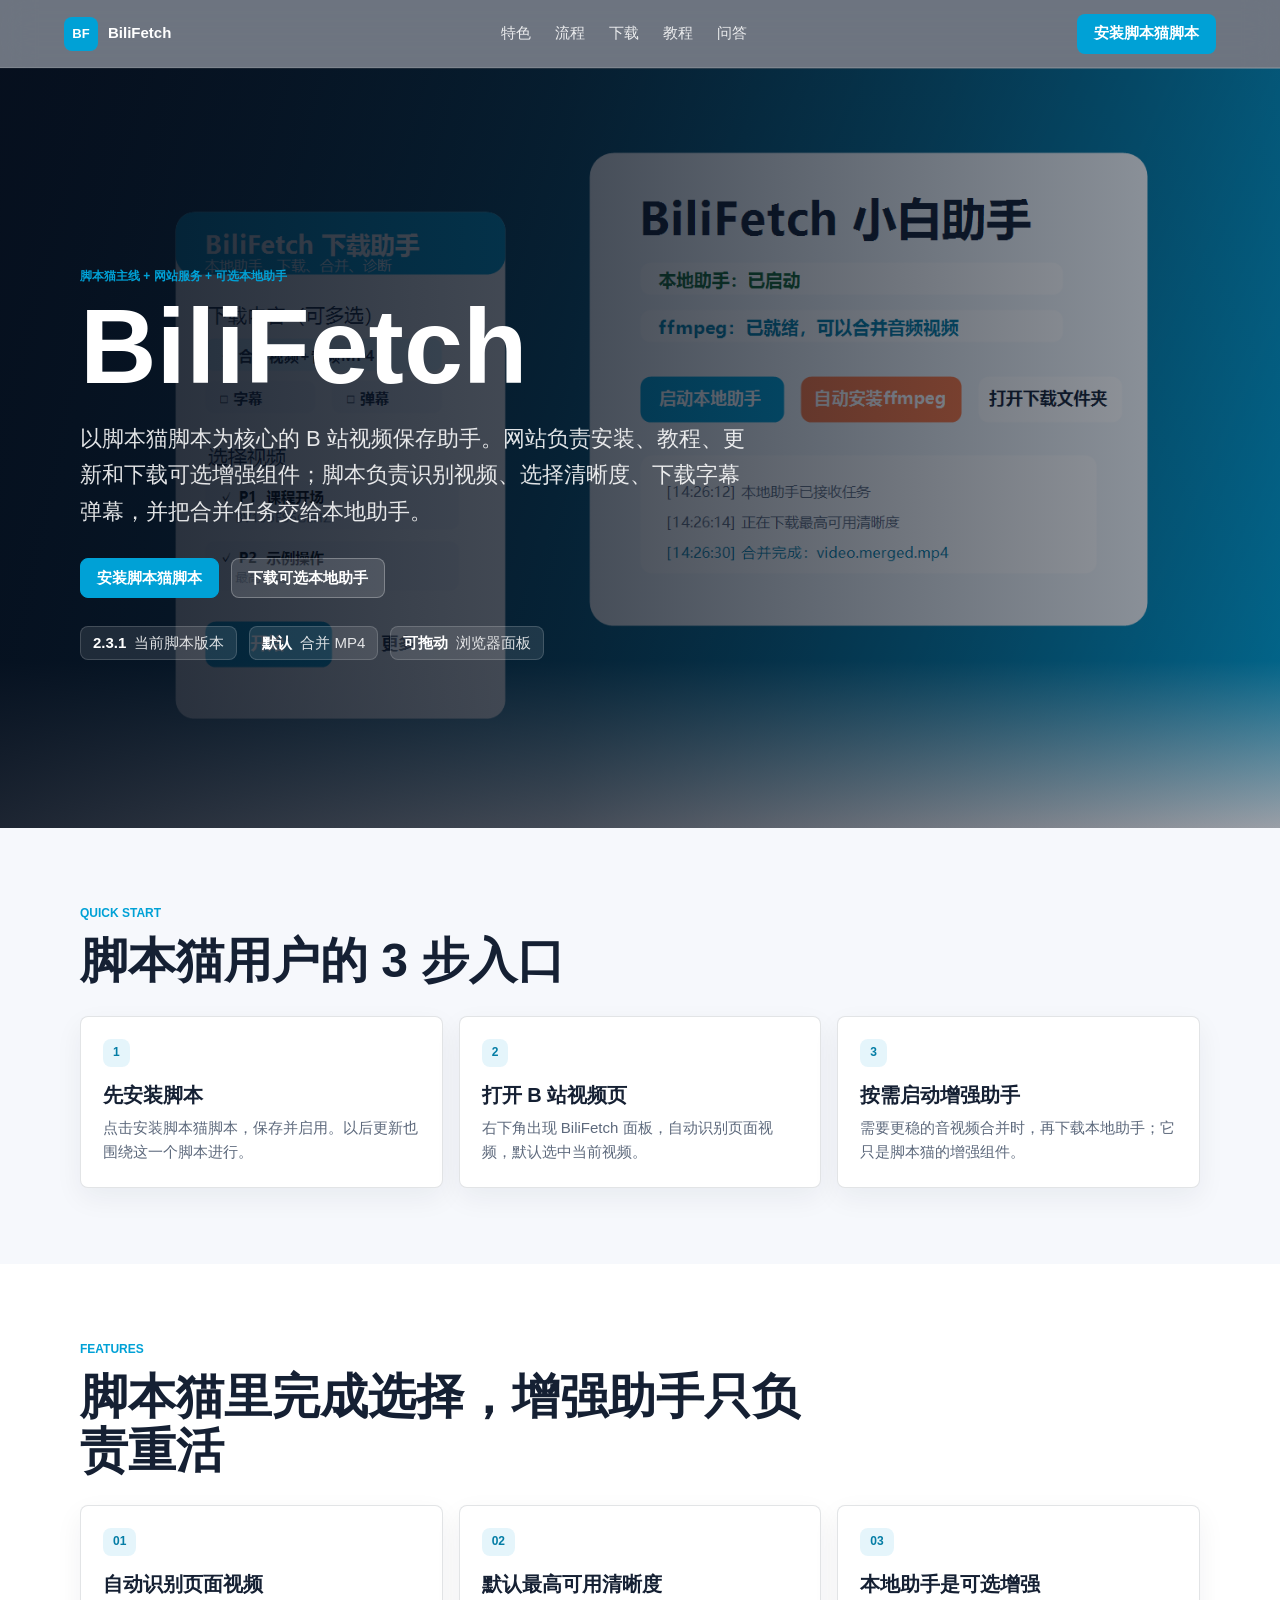
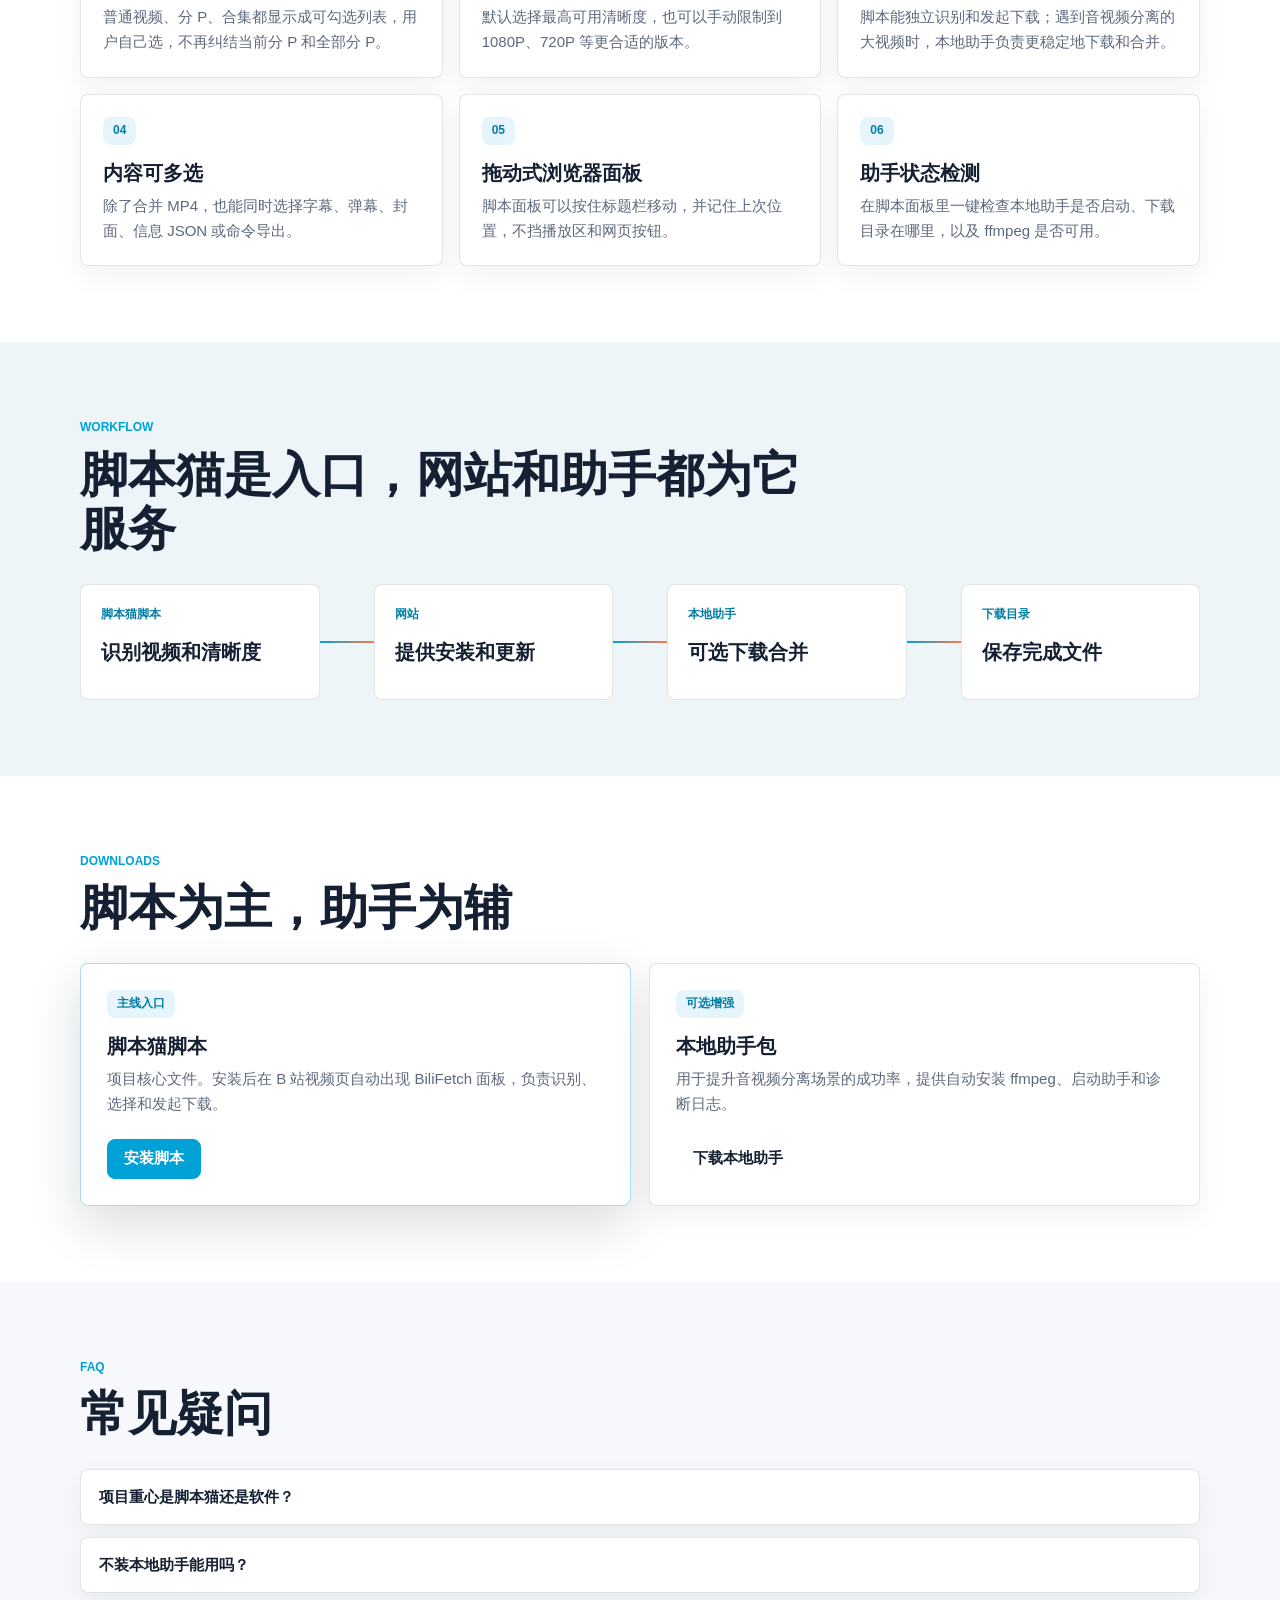
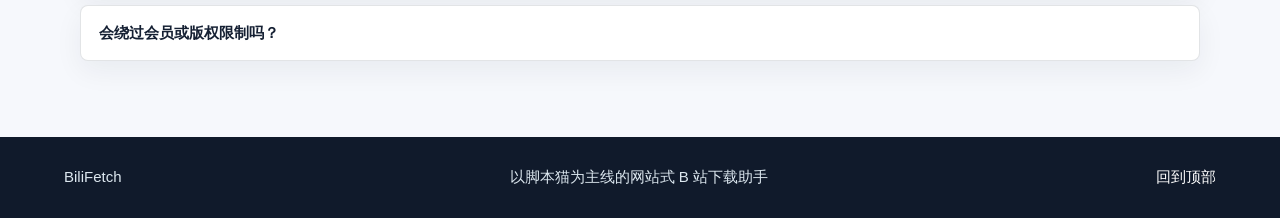
<file: index.html>
<!doctype html>
<html lang="zh-CN">
<head>
  <meta charset="utf-8">
  <meta name="viewport" content="width=device-width, initial-scale=1">
  <title>BiliFetch - 脚本猫 B站下载助手</title>
  <meta name="description" content="BiliFetch 是以脚本猫为主线的 B 站下载助手，网站用于安装脚本、查看教程、下载可选本地助手并获取更新。">
  <link rel="stylesheet" href="./styles.css">
</head>
<body>
  <header class="site-header" data-header>
    <a class="brand" href="#top" aria-label="BiliFetch 首页">
      <span class="brand-mark">BF</span>
      <span>BiliFetch</span>
    </a>
    <nav class="nav-links" aria-label="主导航">
      <a href="#features">特色</a>
      <a href="#workflow">流程</a>
      <a href="#downloads">下载</a>
      <a href="./tutorial.html">教程</a>
      <a href="#faq">问答</a>
    </nav>
    <a class="nav-action" href="./scriptcat/BiliFetch-ScriptCat.user.js">安装脚本猫脚本</a>
  </header>

  <main id="top">
    <section class="hero" aria-labelledby="hero-title">
      <img class="hero-bg" src="./assets/bilifetch-product-preview.png" alt="BiliFetch 软件和脚本面板预览">
      <div class="hero-overlay"></div>
      <div class="hero-inner">
        <p class="eyebrow">脚本猫主线 + 网站服务 + 可选本地助手</p>
        <h1 id="hero-title">BiliFetch</h1>
        <p class="hero-copy">以脚本猫脚本为核心的 B 站视频保存助手。网站负责安装、教程、更新和下载可选增强组件；脚本负责识别视频、选择清晰度、下载字幕弹幕，并把合并任务交给本地助手。</p>
        <div class="hero-actions" aria-label="主要操作">
          <a class="button primary" href="./scriptcat/BiliFetch-ScriptCat.user.js">安装脚本猫脚本</a>
          <a class="button secondary" href="./downloads/BiliFetch-Beginner.zip">下载可选本地助手</a>
        </div>
        <div class="hero-stats" aria-label="核心能力">
          <span><strong>2.3.1</strong> 当前脚本版本</span>
          <span><strong>默认</strong> 合并 MP4</span>
          <span><strong>可拖动</strong> 浏览器面板</span>
        </div>
      </div>
    </section>

    <section class="quick-start" aria-labelledby="quick-title">
      <div class="section-head">
        <p class="eyebrow">Quick Start</p>
        <h2 id="quick-title">脚本猫用户的 3 步入口</h2>
      </div>
      <div class="steps">
        <article class="step-card">
          <span class="step-index">1</span>
          <h3>先安装脚本</h3>
          <p>点击安装脚本猫脚本，保存并启用。以后更新也围绕这一个脚本进行。</p>
        </article>
        <article class="step-card">
          <span class="step-index">2</span>
          <h3>打开 B 站视频页</h3>
          <p>右下角出现 BiliFetch 面板，自动识别页面视频，默认选中当前视频。</p>
        </article>
        <article class="step-card">
          <span class="step-index">3</span>
          <h3>按需启动增强助手</h3>
          <p>需要更稳的音视频合并时，再下载本地助手；它只是脚本猫的增强组件。</p>
        </article>
      </div>
    </section>

    <section id="features" class="feature-band" aria-labelledby="features-title">
      <div class="section-head">
        <p class="eyebrow">Features</p>
        <h2 id="features-title">脚本猫里完成选择，增强助手只负责重活</h2>
      </div>
      <div class="feature-grid">
        <article class="feature-card">
          <span class="feature-icon">01</span>
          <h3>自动识别页面视频</h3>
          <p>普通视频、分 P、合集都显示成可勾选列表，用户自己选，不再纠结当前分 P 和全部分 P。</p>
        </article>
        <article class="feature-card">
          <span class="feature-icon">02</span>
          <h3>默认最高可用清晰度</h3>
          <p>默认选择最高可用清晰度，也可以手动限制到 1080P、720P 等更合适的版本。</p>
        </article>
        <article class="feature-card">
          <span class="feature-icon">03</span>
          <h3>本地助手是可选增强</h3>
          <p>脚本能独立识别和发起下载；遇到音视频分离的大视频时，本地助手负责更稳定地下载和合并。</p>
        </article>
        <article class="feature-card">
          <span class="feature-icon">04</span>
          <h3>内容可多选</h3>
          <p>除了合并 MP4，也能同时选择字幕、弹幕、封面、信息 JSON 或命令导出。</p>
        </article>
        <article class="feature-card">
          <span class="feature-icon">05</span>
          <h3>拖动式浏览器面板</h3>
          <p>脚本面板可以按住标题栏移动，并记住上次位置，不挡播放区和网页按钮。</p>
        </article>
        <article class="feature-card">
          <span class="feature-icon">06</span>
          <h3>助手状态检测</h3>
          <p>在脚本面板里一键检查本地助手是否启动、下载目录在哪里，以及 ffmpeg 是否可用。</p>
        </article>
      </div>
    </section>

    <section id="workflow" class="workflow" aria-labelledby="workflow-title">
      <div class="section-head">
        <p class="eyebrow">Workflow</p>
        <h2 id="workflow-title">脚本猫是入口，网站和助手都为它服务</h2>
      </div>
      <div class="flow">
        <div class="flow-item">
          <span>脚本猫脚本</span>
          <strong>识别视频和清晰度</strong>
        </div>
        <div class="flow-line"></div>
        <div class="flow-item">
          <span>网站</span>
          <strong>提供安装和更新</strong>
        </div>
        <div class="flow-line"></div>
        <div class="flow-item">
          <span>本地助手</span>
          <strong>可选下载合并</strong>
        </div>
        <div class="flow-line"></div>
        <div class="flow-item">
          <span>下载目录</span>
          <strong>保存完成文件</strong>
        </div>
      </div>
    </section>

    <section id="downloads" class="download-band" aria-labelledby="downloads-title">
      <div class="section-head">
        <p class="eyebrow">Downloads</p>
        <h2 id="downloads-title">脚本为主，助手为辅</h2>
      </div>
      <div class="download-grid">
        <article class="download-card recommended">
          <span class="tag">主线入口</span>
          <h3>脚本猫脚本</h3>
          <p>项目核心文件。安装后在 B 站视频页自动出现 BiliFetch 面板，负责识别、选择和发起下载。</p>
          <a class="button primary" href="./scriptcat/BiliFetch-ScriptCat.user.js">安装脚本</a>
        </article>
        <article class="download-card">
          <span class="tag">可选增强</span>
          <h3>本地助手包</h3>
          <p>用于提升音视频分离场景的成功率，提供自动安装 ffmpeg、启动助手和诊断日志。</p>
          <a class="button secondary" href="./downloads/BiliFetch-Beginner.zip">下载本地助手</a>
        </article>
      </div>
    </section>

    <section id="faq" class="faq" aria-labelledby="faq-title">
      <div class="section-head">
        <p class="eyebrow">FAQ</p>
        <h2 id="faq-title">常见疑问</h2>
      </div>
      <div class="faq-list">
        <details>
          <summary>项目重心是脚本猫还是软件？</summary>
          <p>脚本猫是主线。网站用于安装和教程，本地助手只是提升合并成功率的可选增强组件。</p>
        </details>
        <details>
          <summary>不装本地助手能用吗？</summary>
          <p>能用。脚本仍可识别视频并处理可直接下载的内容；遇到音视频分离或大文件合并时，建议启动本地助手。</p>
        </details>
        <details>
          <summary>会绕过会员或版权限制吗？</summary>
          <p>不会。BiliFetch 只处理你当前页面能访问到的资源，请只保存自己有权使用的内容。</p>
        </details>
      </div>
    </section>
  </main>

  <footer class="site-footer">
    <span>BiliFetch</span>
    <span>以脚本猫为主线的网站式 B 站下载助手</span>
    <a href="#top">回到顶部</a>
  </footer>

  <script src="./app.js"></script>
</body>
</html>
</file>
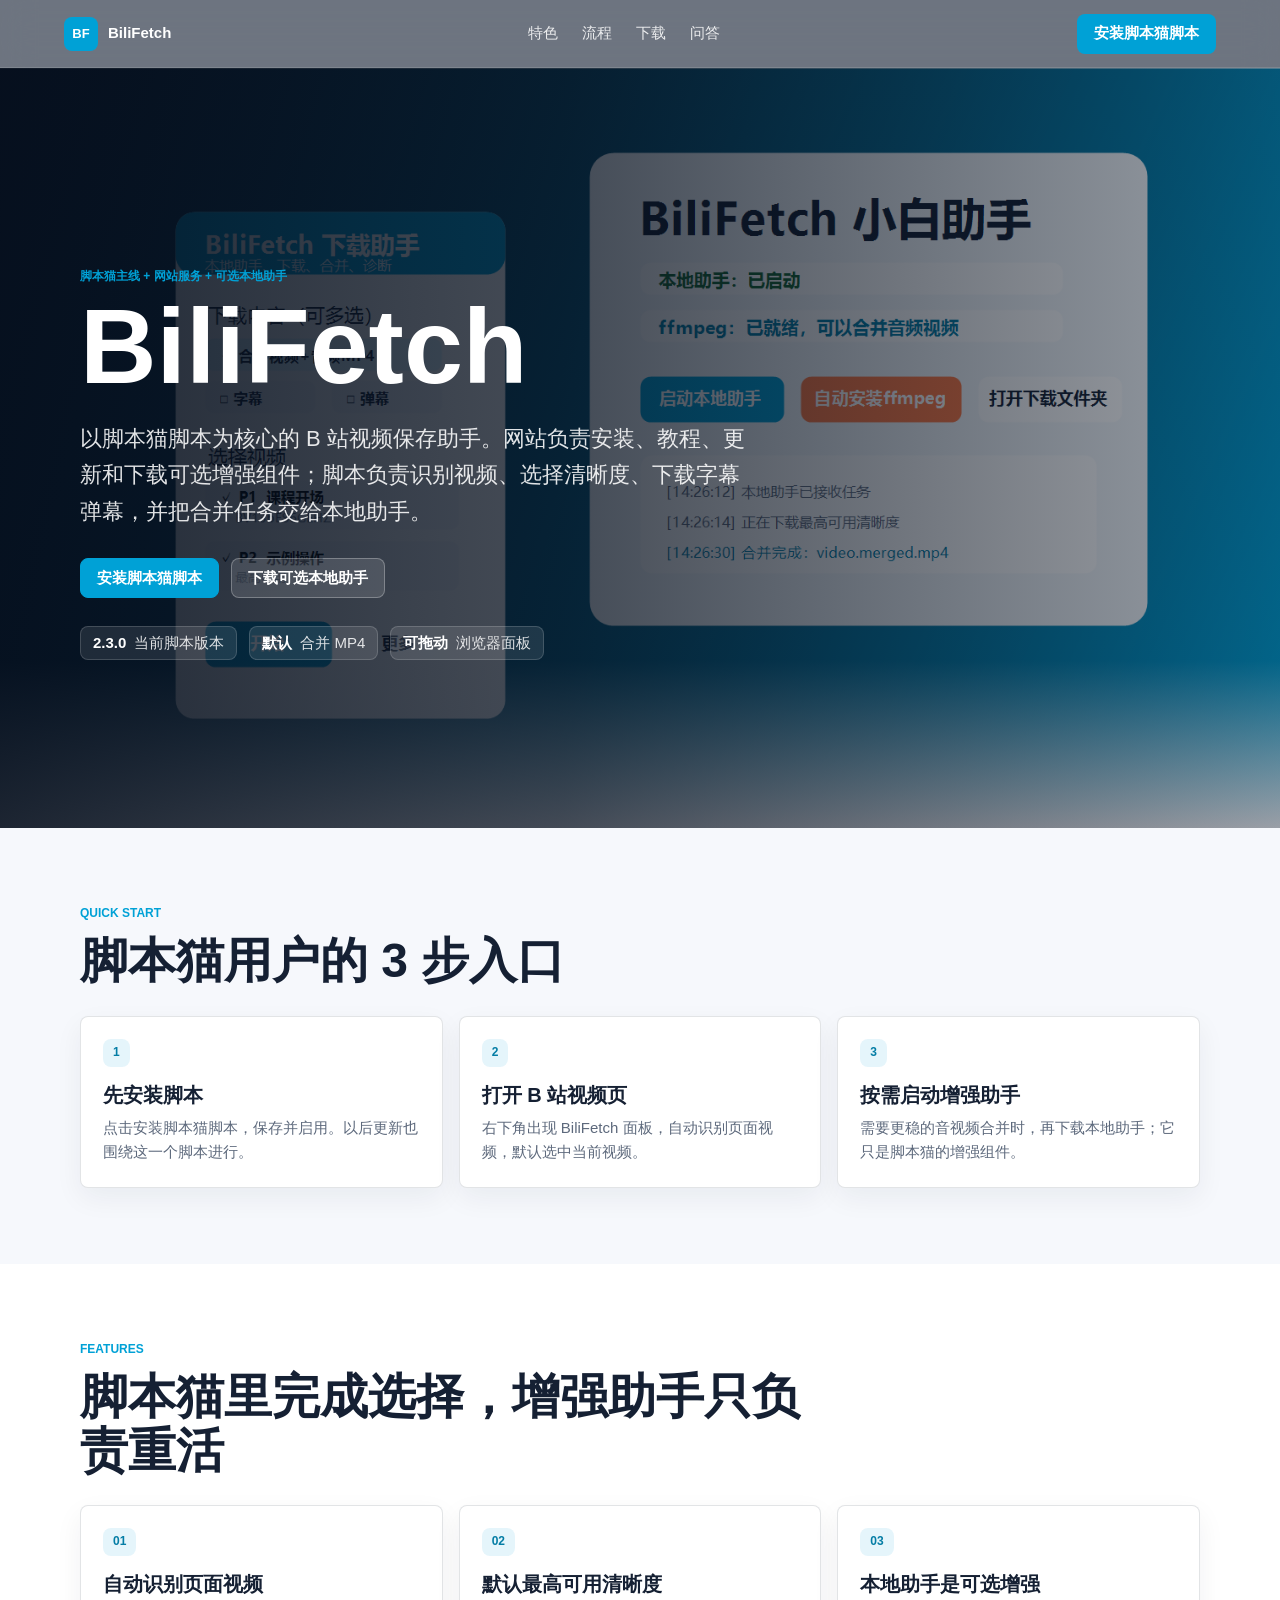
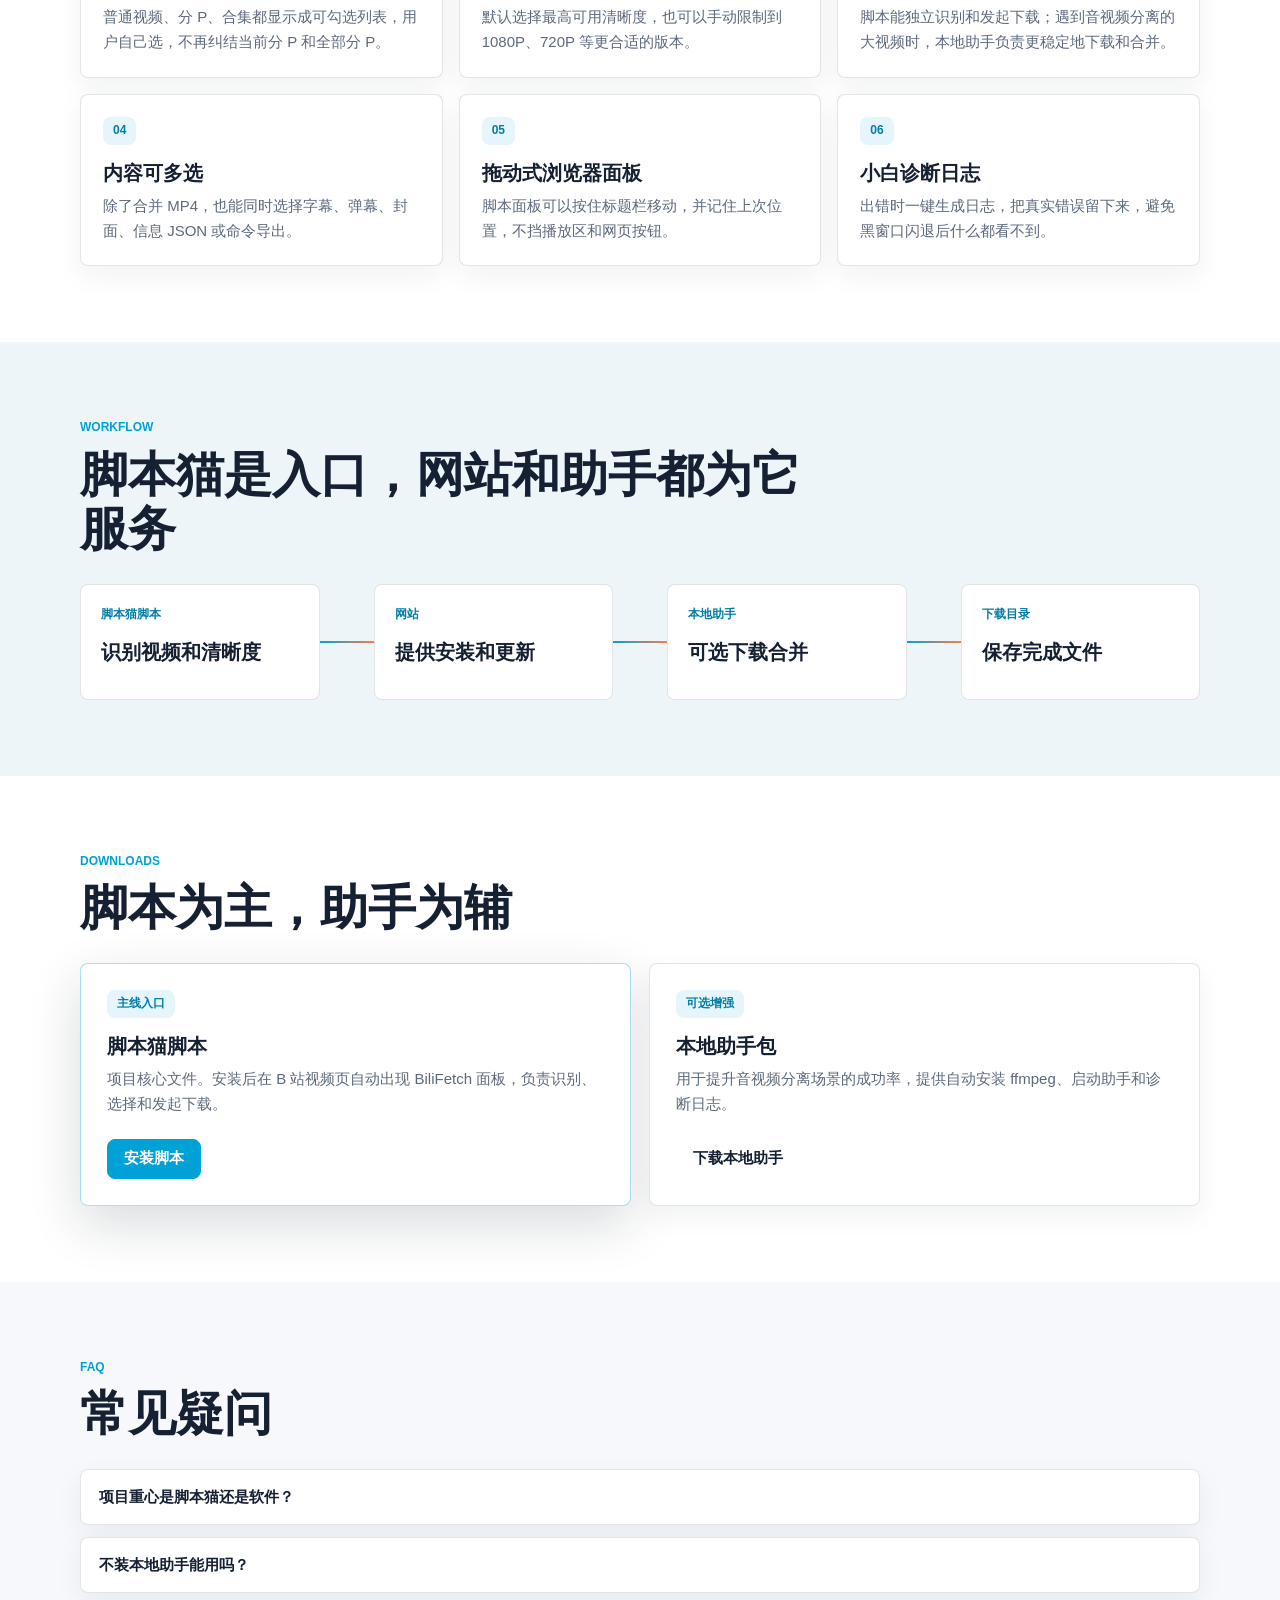
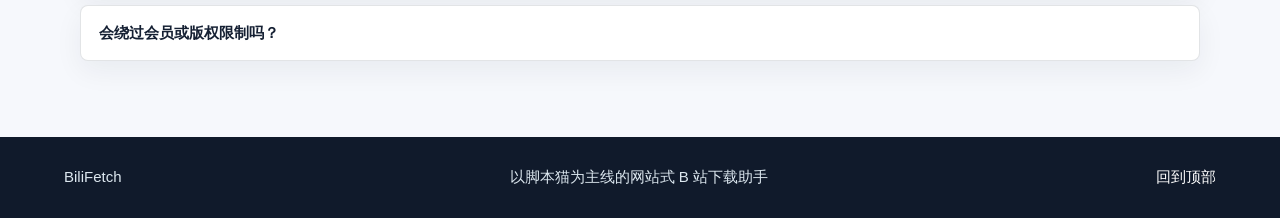
<file: BiliFetch-网站发布包/index.html>
<!doctype html>
<html lang="zh-CN">
<head>
  <meta charset="utf-8">
  <meta name="viewport" content="width=device-width, initial-scale=1">
  <title>BiliFetch - 脚本猫 B站下载助手</title>
  <meta name="description" content="BiliFetch 是以脚本猫为主线的 B 站下载助手，网站用于安装脚本、查看教程、下载可选本地助手并获取更新。">
  <link rel="stylesheet" href="./styles.css">
</head>
<body>
  <header class="site-header" data-header>
    <a class="brand" href="#top" aria-label="BiliFetch 首页">
      <span class="brand-mark">BF</span>
      <span>BiliFetch</span>
    </a>
    <nav class="nav-links" aria-label="主导航">
      <a href="#features">特色</a>
      <a href="#workflow">流程</a>
      <a href="#downloads">下载</a>
      <a href="#faq">问答</a>
    </nav>
    <a class="nav-action" href="./scriptcat/BiliFetch-ScriptCat.user.js">安装脚本猫脚本</a>
  </header>

  <main id="top">
    <section class="hero" aria-labelledby="hero-title">
      <img class="hero-bg" src="./assets/bilifetch-product-preview.png" alt="BiliFetch 软件和脚本面板预览">
      <div class="hero-overlay"></div>
      <div class="hero-inner">
        <p class="eyebrow">脚本猫主线 + 网站服务 + 可选本地助手</p>
        <h1 id="hero-title">BiliFetch</h1>
        <p class="hero-copy">以脚本猫脚本为核心的 B 站视频保存助手。网站负责安装、教程、更新和下载可选增强组件；脚本负责识别视频、选择清晰度、下载字幕弹幕，并把合并任务交给本地助手。</p>
        <div class="hero-actions" aria-label="主要操作">
          <a class="button primary" href="./scriptcat/BiliFetch-ScriptCat.user.js">安装脚本猫脚本</a>
          <a class="button secondary" href="./downloads/BiliFetch-Beginner.zip">下载可选本地助手</a>
        </div>
        <div class="hero-stats" aria-label="核心能力">
          <span><strong>2.3.0</strong> 当前脚本版本</span>
          <span><strong>默认</strong> 合并 MP4</span>
          <span><strong>可拖动</strong> 浏览器面板</span>
        </div>
      </div>
    </section>

    <section class="quick-start" aria-labelledby="quick-title">
      <div class="section-head">
        <p class="eyebrow">Quick Start</p>
        <h2 id="quick-title">脚本猫用户的 3 步入口</h2>
      </div>
      <div class="steps">
        <article class="step-card">
          <span class="step-index">1</span>
          <h3>先安装脚本</h3>
          <p>点击安装脚本猫脚本，保存并启用。以后更新也围绕这一个脚本进行。</p>
        </article>
        <article class="step-card">
          <span class="step-index">2</span>
          <h3>打开 B 站视频页</h3>
          <p>右下角出现 BiliFetch 面板，自动识别页面视频，默认选中当前视频。</p>
        </article>
        <article class="step-card">
          <span class="step-index">3</span>
          <h3>按需启动增强助手</h3>
          <p>需要更稳的音视频合并时，再下载本地助手；它只是脚本猫的增强组件。</p>
        </article>
      </div>
    </section>

    <section id="features" class="feature-band" aria-labelledby="features-title">
      <div class="section-head">
        <p class="eyebrow">Features</p>
        <h2 id="features-title">脚本猫里完成选择，增强助手只负责重活</h2>
      </div>
      <div class="feature-grid">
        <article class="feature-card">
          <span class="feature-icon">01</span>
          <h3>自动识别页面视频</h3>
          <p>普通视频、分 P、合集都显示成可勾选列表，用户自己选，不再纠结当前分 P 和全部分 P。</p>
        </article>
        <article class="feature-card">
          <span class="feature-icon">02</span>
          <h3>默认最高可用清晰度</h3>
          <p>默认选择最高可用清晰度，也可以手动限制到 1080P、720P 等更合适的版本。</p>
        </article>
        <article class="feature-card">
          <span class="feature-icon">03</span>
          <h3>本地助手是可选增强</h3>
          <p>脚本能独立识别和发起下载；遇到音视频分离的大视频时，本地助手负责更稳定地下载和合并。</p>
        </article>
        <article class="feature-card">
          <span class="feature-icon">04</span>
          <h3>内容可多选</h3>
          <p>除了合并 MP4，也能同时选择字幕、弹幕、封面、信息 JSON 或命令导出。</p>
        </article>
        <article class="feature-card">
          <span class="feature-icon">05</span>
          <h3>拖动式浏览器面板</h3>
          <p>脚本面板可以按住标题栏移动，并记住上次位置，不挡播放区和网页按钮。</p>
        </article>
        <article class="feature-card">
          <span class="feature-icon">06</span>
          <h3>小白诊断日志</h3>
          <p>出错时一键生成日志，把真实错误留下来，避免黑窗口闪退后什么都看不到。</p>
        </article>
      </div>
    </section>

    <section id="workflow" class="workflow" aria-labelledby="workflow-title">
      <div class="section-head">
        <p class="eyebrow">Workflow</p>
        <h2 id="workflow-title">脚本猫是入口，网站和助手都为它服务</h2>
      </div>
      <div class="flow">
        <div class="flow-item">
          <span>脚本猫脚本</span>
          <strong>识别视频和清晰度</strong>
        </div>
        <div class="flow-line"></div>
        <div class="flow-item">
          <span>网站</span>
          <strong>提供安装和更新</strong>
        </div>
        <div class="flow-line"></div>
        <div class="flow-item">
          <span>本地助手</span>
          <strong>可选下载合并</strong>
        </div>
        <div class="flow-line"></div>
        <div class="flow-item">
          <span>下载目录</span>
          <strong>保存完成文件</strong>
        </div>
      </div>
    </section>

    <section id="downloads" class="download-band" aria-labelledby="downloads-title">
      <div class="section-head">
        <p class="eyebrow">Downloads</p>
        <h2 id="downloads-title">脚本为主，助手为辅</h2>
      </div>
      <div class="download-grid">
        <article class="download-card recommended">
          <span class="tag">主线入口</span>
          <h3>脚本猫脚本</h3>
          <p>项目核心文件。安装后在 B 站视频页自动出现 BiliFetch 面板，负责识别、选择和发起下载。</p>
          <a class="button primary" href="./scriptcat/BiliFetch-ScriptCat.user.js">安装脚本</a>
        </article>
        <article class="download-card">
          <span class="tag">可选增强</span>
          <h3>本地助手包</h3>
          <p>用于提升音视频分离场景的成功率，提供自动安装 ffmpeg、启动助手和诊断日志。</p>
          <a class="button secondary" href="./downloads/BiliFetch-Beginner.zip">下载本地助手</a>
        </article>
      </div>
    </section>

    <section id="faq" class="faq" aria-labelledby="faq-title">
      <div class="section-head">
        <p class="eyebrow">FAQ</p>
        <h2 id="faq-title">常见疑问</h2>
      </div>
      <div class="faq-list">
        <details>
          <summary>项目重心是脚本猫还是软件？</summary>
          <p>脚本猫是主线。网站用于安装和教程，本地助手只是提升合并成功率的可选增强组件。</p>
        </details>
        <details>
          <summary>不装本地助手能用吗？</summary>
          <p>能用。脚本仍可识别视频并处理可直接下载的内容；遇到音视频分离或大文件合并时，建议启动本地助手。</p>
        </details>
        <details>
          <summary>会绕过会员或版权限制吗？</summary>
          <p>不会。BiliFetch 只处理你当前页面能访问到的资源，请只保存自己有权使用的内容。</p>
        </details>
      </div>
    </section>
  </main>

  <footer class="site-footer">
    <span>BiliFetch</span>
    <span>以脚本猫为主线的网站式 B 站下载助手</span>
    <a href="#top">回到顶部</a>
  </footer>

  <script src="./app.js"></script>
</body>
</html>
</file>
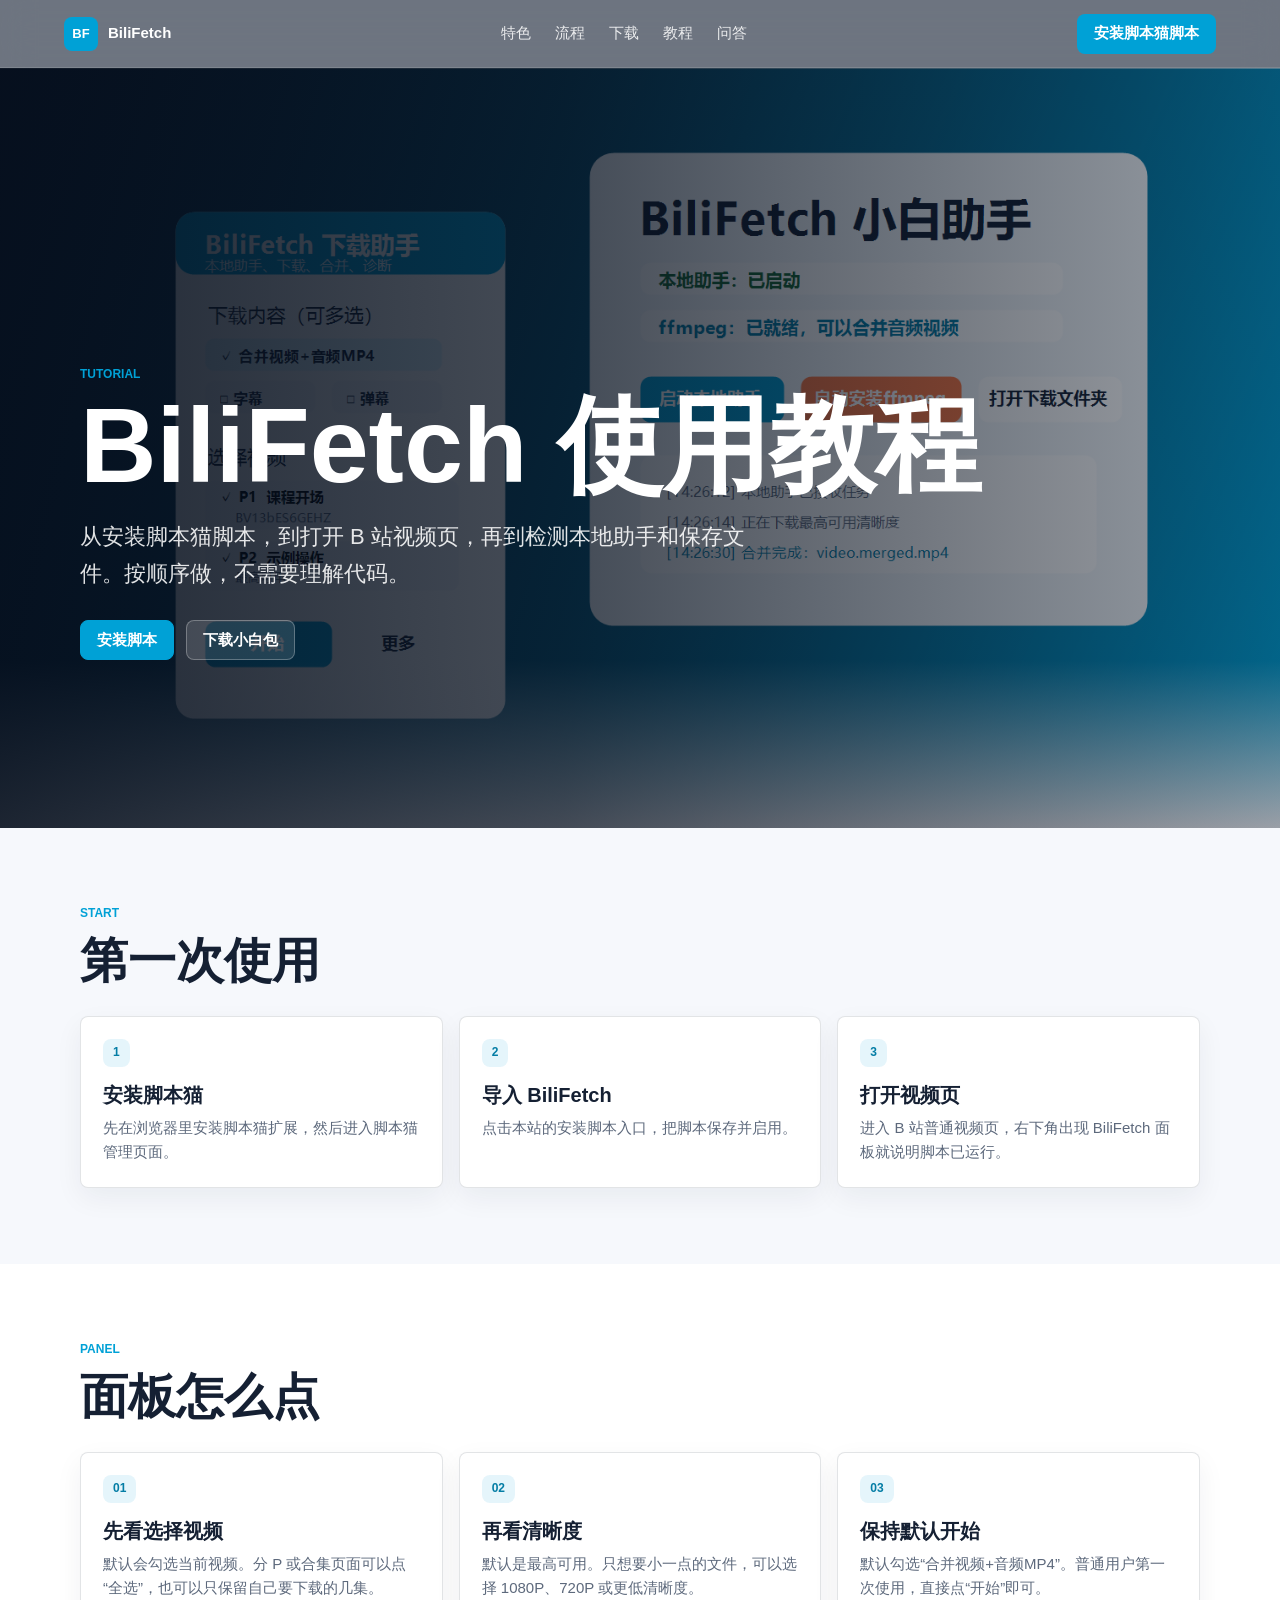
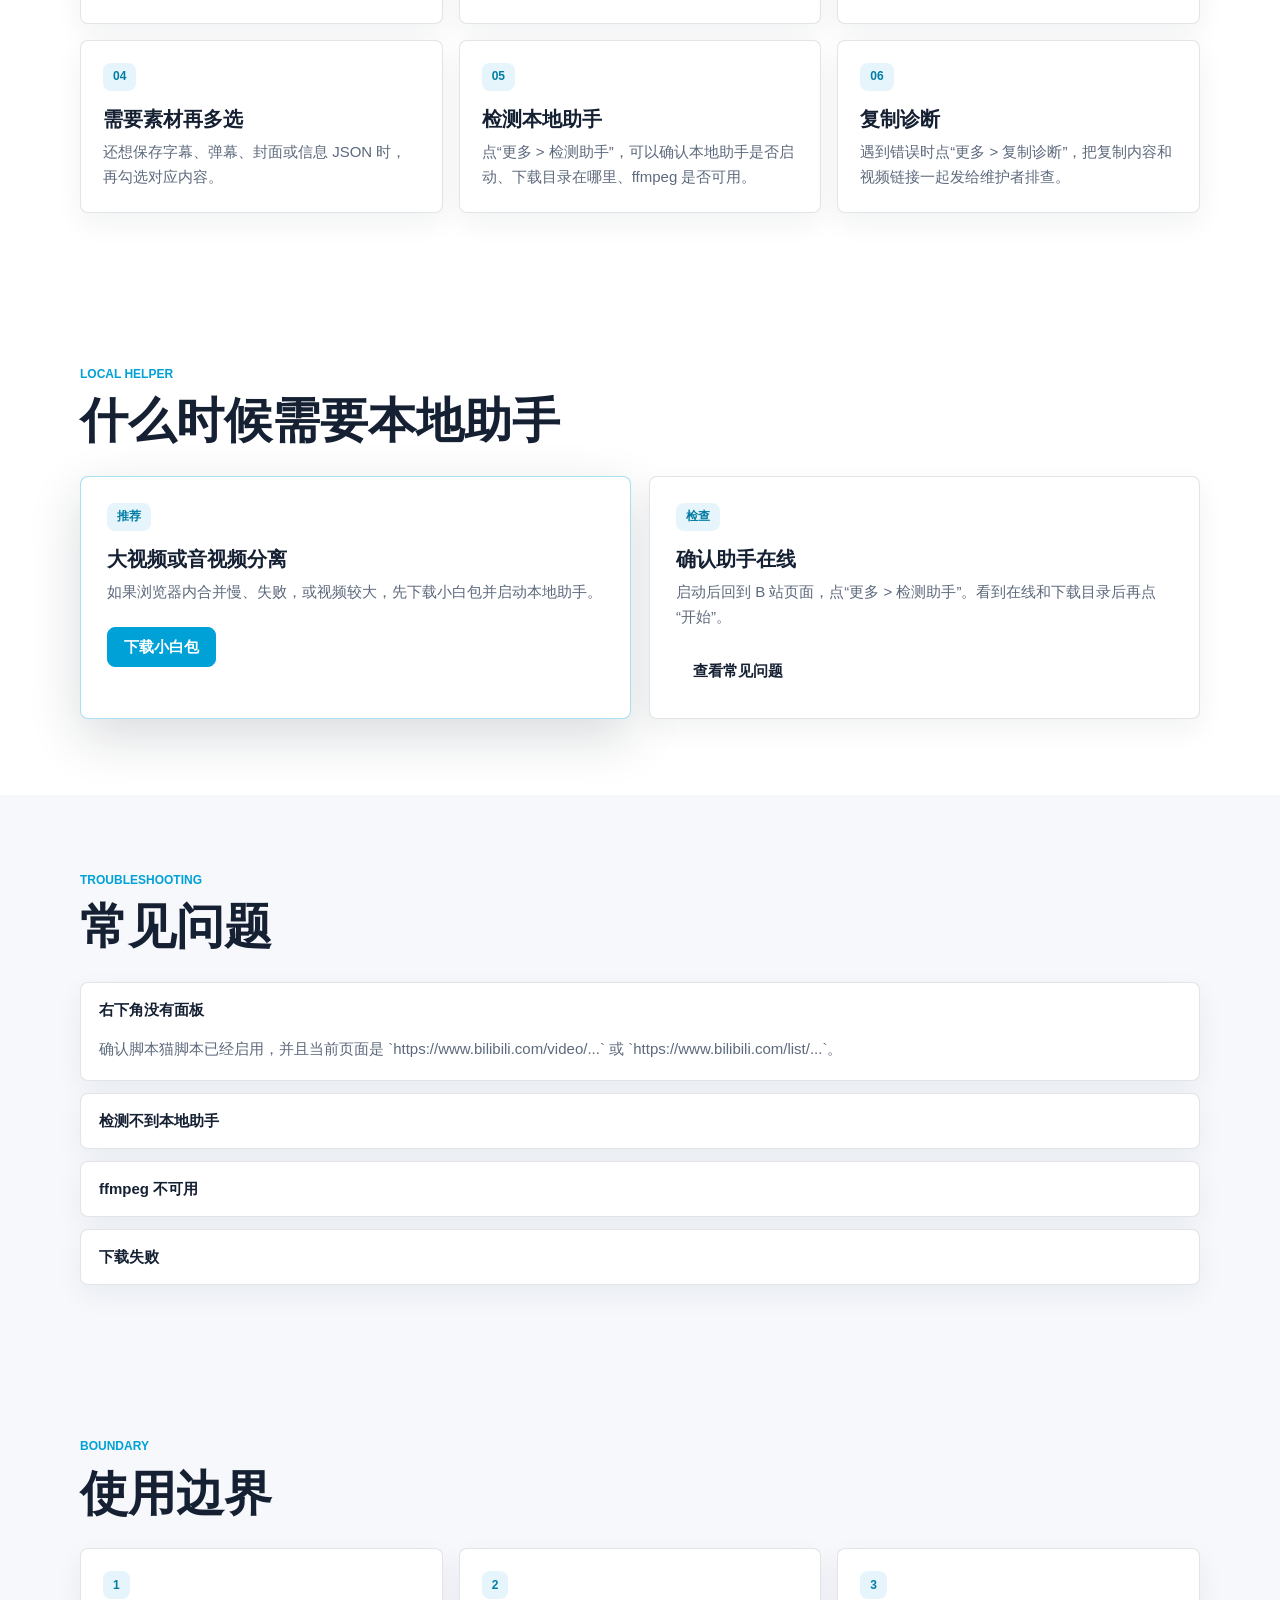
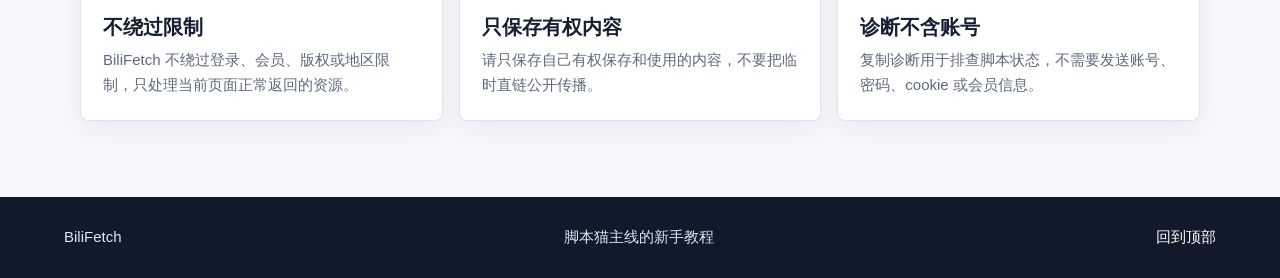
<file: tutorial.html>
<!doctype html>
<html lang="zh-CN">
<head>
  <meta charset="utf-8">
  <meta name="viewport" content="width=device-width, initial-scale=1">
  <title>BiliFetch 使用教程</title>
  <meta name="description" content="BiliFetch 脚本猫脚本和本地助手的新手使用教程。">
  <link rel="stylesheet" href="./styles.css">
</head>
<body>
  <header class="site-header is-solid" data-header>
    <a class="brand" href="./index.html" aria-label="BiliFetch 首页">
      <span class="brand-mark">BF</span>
      <span>BiliFetch</span>
    </a>
    <nav class="nav-links" aria-label="主导航">
      <a href="./index.html#features">特色</a>
      <a href="./index.html#workflow">流程</a>
      <a href="./index.html#downloads">下载</a>
      <a href="./tutorial.html">教程</a>
      <a href="./index.html#faq">问答</a>
    </nav>
    <a class="nav-action" href="./scriptcat/BiliFetch-ScriptCat.user.js">安装脚本猫脚本</a>
  </header>

  <main id="top">
    <section class="hero" aria-labelledby="tutorial-title">
      <img class="hero-bg" src="./assets/bilifetch-product-preview.png" alt="BiliFetch 面板预览">
      <div class="hero-overlay"></div>
      <div class="hero-inner">
        <p class="eyebrow">Tutorial</p>
        <h1 id="tutorial-title">BiliFetch 使用教程</h1>
        <p class="hero-copy">从安装脚本猫脚本，到打开 B 站视频页，再到检测本地助手和保存文件。按顺序做，不需要理解代码。</p>
        <div class="hero-actions" aria-label="主要操作">
          <a class="button primary" href="./scriptcat/BiliFetch-ScriptCat.user.js">安装脚本</a>
          <a class="button secondary" href="./downloads/BiliFetch-Beginner.zip">下载小白包</a>
        </div>
      </div>
    </section>

    <section class="quick-start" aria-labelledby="start-title">
      <div class="section-head">
        <p class="eyebrow">Start</p>
        <h2 id="start-title">第一次使用</h2>
      </div>
      <div class="steps">
        <article class="step-card">
          <span class="step-index">1</span>
          <h3>安装脚本猫</h3>
          <p>先在浏览器里安装脚本猫扩展，然后进入脚本猫管理页面。</p>
        </article>
        <article class="step-card">
          <span class="step-index">2</span>
          <h3>导入 BiliFetch</h3>
          <p>点击本站的安装脚本入口，把脚本保存并启用。</p>
        </article>
        <article class="step-card">
          <span class="step-index">3</span>
          <h3>打开视频页</h3>
          <p>进入 B 站普通视频页，右下角出现 BiliFetch 面板就说明脚本已运行。</p>
        </article>
      </div>
    </section>

    <section class="feature-band" aria-labelledby="panel-title">
      <div class="section-head">
        <p class="eyebrow">Panel</p>
        <h2 id="panel-title">面板怎么点</h2>
      </div>
      <div class="feature-grid">
        <article class="feature-card">
          <span class="feature-icon">01</span>
          <h3>先看选择视频</h3>
          <p>默认会勾选当前视频。分 P 或合集页面可以点“全选”，也可以只保留自己要下载的几集。</p>
        </article>
        <article class="feature-card">
          <span class="feature-icon">02</span>
          <h3>再看清晰度</h3>
          <p>默认是最高可用。只想要小一点的文件，可以选择 1080P、720P 或更低清晰度。</p>
        </article>
        <article class="feature-card">
          <span class="feature-icon">03</span>
          <h3>保持默认开始</h3>
          <p>默认勾选“合并视频+音频MP4”。普通用户第一次使用，直接点“开始”即可。</p>
        </article>
        <article class="feature-card">
          <span class="feature-icon">04</span>
          <h3>需要素材再多选</h3>
          <p>还想保存字幕、弹幕、封面或信息 JSON 时，再勾选对应内容。</p>
        </article>
        <article class="feature-card">
          <span class="feature-icon">05</span>
          <h3>检测本地助手</h3>
          <p>点“更多 > 检测助手”，可以确认本地助手是否启动、下载目录在哪里、ffmpeg 是否可用。</p>
        </article>
        <article class="feature-card">
          <span class="feature-icon">06</span>
          <h3>复制诊断</h3>
          <p>遇到错误时点“更多 > 复制诊断”，把复制内容和视频链接一起发给维护者排查。</p>
        </article>
      </div>
    </section>

    <section class="download-band" aria-labelledby="helper-title">
      <div class="section-head">
        <p class="eyebrow">Local Helper</p>
        <h2 id="helper-title">什么时候需要本地助手</h2>
      </div>
      <div class="download-grid">
        <article class="download-card recommended">
          <span class="tag">推荐</span>
          <h3>大视频或音视频分离</h3>
          <p>如果浏览器内合并慢、失败，或视频较大，先下载小白包并启动本地助手。</p>
          <a class="button primary" href="./downloads/BiliFetch-Beginner.zip">下载小白包</a>
        </article>
        <article class="download-card">
          <span class="tag">检查</span>
          <h3>确认助手在线</h3>
          <p>启动后回到 B 站页面，点“更多 > 检测助手”。看到在线和下载目录后再点“开始”。</p>
          <a class="button secondary" href="#problems">查看常见问题</a>
        </article>
      </div>
    </section>

    <section id="problems" class="faq" aria-labelledby="problems-title">
      <div class="section-head">
        <p class="eyebrow">Troubleshooting</p>
        <h2 id="problems-title">常见问题</h2>
      </div>
      <div class="faq-list">
        <details open>
          <summary>右下角没有面板</summary>
          <p>确认脚本猫脚本已经启用，并且当前页面是 `https://www.bilibili.com/video/...` 或 `https://www.bilibili.com/list/...`。</p>
        </details>
        <details>
          <summary>检测不到本地助手</summary>
          <p>先解压小白包，不要在 zip 里直接双击。再运行 `启动BiliFetch本地助手.bat`，保持窗口打开。</p>
        </details>
        <details>
          <summary>ffmpeg 不可用</summary>
          <p>把 `ffmpeg.exe` 放到本地助手同一个文件夹，或安装 ffmpeg 并加入系统 PATH。</p>
        </details>
        <details>
          <summary>下载失败</summary>
          <p>先确认当前账号能正常播放该视频。BiliFetch 不绕过登录、会员、版权或地区限制。</p>
        </details>
      </div>
    </section>

    <section class="quick-start" aria-labelledby="boundary-title">
      <div class="section-head">
        <p class="eyebrow">Boundary</p>
        <h2 id="boundary-title">使用边界</h2>
      </div>
      <div class="steps">
        <article class="step-card">
          <span class="step-index">1</span>
          <h3>不绕过限制</h3>
          <p>BiliFetch 不绕过登录、会员、版权或地区限制，只处理当前页面正常返回的资源。</p>
        </article>
        <article class="step-card">
          <span class="step-index">2</span>
          <h3>只保存有权内容</h3>
          <p>请只保存自己有权保存和使用的内容，不要把临时直链公开传播。</p>
        </article>
        <article class="step-card">
          <span class="step-index">3</span>
          <h3>诊断不含账号</h3>
          <p>复制诊断用于排查脚本状态，不需要发送账号、密码、cookie 或会员信息。</p>
        </article>
      </div>
    </section>
  </main>

  <footer class="site-footer">
    <span>BiliFetch</span>
    <span>脚本猫主线的新手教程</span>
    <a href="#top">回到顶部</a>
  </footer>

  <script src="./app.js"></script>
</body>
</html>
</file>
<file: styles.css>
:root {
  --bg: #f6f8fc;
  --ink: #152033;
  --muted: #5d697c;
  --brand: #00a1d6;
  --brand-dark: #047da5;
  --accent: #ff7a45;
  --line: rgba(21, 32, 51, 0.12);
  --panel: #ffffff;
  --shadow: 0 18px 52px rgba(20, 28, 44, 0.16);
}

* {
  box-sizing: border-box;
}

html {
  scroll-behavior: smooth;
}

body {
  margin: 0;
  color: var(--ink);
  background: var(--bg);
  font: 15px/1.65 "Microsoft YaHei UI", "Segoe UI", Arial, sans-serif;
}

a {
  color: inherit;
  text-decoration: none;
}

.site-header {
  position: sticky;
  top: 0;
  z-index: 20;
  display: grid;
  grid-template-columns: auto 1fr auto;
  align-items: center;
  gap: 24px;
  min-height: 68px;
  padding: 0 clamp(18px, 5vw, 64px);
  color: #ffffff;
  background: rgba(11, 22, 39, 0.58);
  backdrop-filter: blur(16px);
  border-bottom: 1px solid rgba(255, 255, 255, 0.12);
}

.site-header.is-solid {
  color: var(--ink);
  background: rgba(255, 255, 255, 0.92);
  border-bottom-color: var(--line);
}

.brand {
  display: inline-flex;
  align-items: center;
  gap: 10px;
  font-weight: 800;
}

.brand-mark {
  display: grid;
  place-items: center;
  width: 34px;
  height: 34px;
  color: #ffffff;
  background: var(--brand);
  border-radius: 8px;
  font-size: 13px;
}

.nav-links {
  display: flex;
  justify-content: center;
  gap: 24px;
  color: inherit;
}

.nav-links a {
  opacity: 0.86;
}

.nav-links a:hover {
  opacity: 1;
}

.nav-action,
.button {
  display: inline-flex;
  align-items: center;
  justify-content: center;
  min-height: 40px;
  padding: 0 16px;
  border: 1px solid var(--line);
  border-radius: 8px;
  font-weight: 750;
}

.nav-action {
  color: #ffffff;
  background: var(--brand);
  border-color: transparent;
}

.hero {
  position: relative;
  min-height: min(760px, 92vh);
  display: grid;
  align-items: end;
  overflow: hidden;
  color: #ffffff;
}

.hero-bg,
.hero-overlay {
  position: absolute;
  inset: 0;
}

.hero-bg {
  width: 100%;
  height: 100%;
  object-fit: cover;
}

.hero-overlay {
  background:
    linear-gradient(90deg, rgba(5, 14, 28, 0.90) 0%, rgba(5, 14, 28, 0.74) 44%, rgba(5, 14, 28, 0.38) 100%),
    linear-gradient(0deg, rgba(246, 248, 252, 1) 0%, rgba(246, 248, 252, 0) 22%);
}

.hero-inner {
  position: relative;
  width: min(1120px, calc(100vw - 36px));
  margin: 0 auto;
  padding: 118px 0 92px;
}

.eyebrow {
  margin: 0 0 10px;
  color: var(--brand);
  font-size: 12px;
  font-weight: 850;
  letter-spacing: 0;
  text-transform: uppercase;
}

.hero h1 {
  margin: 0;
  font-size: clamp(52px, 10vw, 106px);
  line-height: 0.95;
  letter-spacing: 0;
}

.hero-copy {
  max-width: 670px;
  margin: 24px 0 0;
  color: rgba(255, 255, 255, 0.88);
  font-size: clamp(17px, 2.2vw, 22px);
}

.hero-actions,
.hero-stats {
  display: flex;
  flex-wrap: wrap;
  gap: 12px;
  margin-top: 28px;
}

.button.primary {
  color: #ffffff;
  background: var(--brand);
  border-color: var(--brand);
}

.button.primary:hover {
  background: var(--brand-dark);
  border-color: var(--brand-dark);
}

.button.secondary {
  color: var(--ink);
  background: #ffffff;
  border-color: #ffffff;
}

.hero .button.secondary {
  color: #ffffff;
  background: rgba(255, 255, 255, 0.12);
  border-color: rgba(255, 255, 255, 0.28);
}

.hero-stats span {
  display: inline-flex;
  align-items: center;
  gap: 8px;
  min-height: 34px;
  padding: 0 12px;
  color: rgba(255, 255, 255, 0.86);
  background: rgba(255, 255, 255, 0.10);
  border: 1px solid rgba(255, 255, 255, 0.16);
  border-radius: 8px;
}

.hero-stats strong {
  color: #ffffff;
}

section {
  padding: 76px clamp(18px, 5vw, 64px);
}

.section-head {
  width: min(1120px, 100%);
  margin: 0 auto 28px;
}

.section-head h2 {
  max-width: 760px;
  margin: 0;
  font-size: clamp(28px, 4.2vw, 48px);
  line-height: 1.12;
  letter-spacing: 0;
}

.steps,
.feature-grid,
.download-grid,
.faq-list,
.flow {
  width: min(1120px, 100%);
  margin: 0 auto;
}

.steps {
  display: grid;
  grid-template-columns: repeat(3, minmax(0, 1fr));
  gap: 16px;
}

.step-card,
.feature-card,
.download-card,
.faq-list details {
  background: var(--panel);
  border: 1px solid var(--line);
  border-radius: 8px;
  box-shadow: 0 10px 28px rgba(20, 28, 44, 0.06);
}

.step-card {
  padding: 22px;
}

.step-index,
.feature-icon,
.tag {
  display: inline-flex;
  align-items: center;
  justify-content: center;
  min-height: 28px;
  padding: 0 10px;
  color: var(--brand-dark);
  background: rgba(0, 161, 214, 0.10);
  border-radius: 8px;
  font-size: 12px;
  font-weight: 850;
}

h3 {
  margin: 16px 0 8px;
  font-size: 20px;
  line-height: 1.25;
}

p {
  margin: 0;
  color: var(--muted);
}

.feature-band,
.download-band {
  background: #ffffff;
}

.feature-grid {
  display: grid;
  grid-template-columns: repeat(3, minmax(0, 1fr));
  gap: 16px;
}

.feature-card {
  padding: 22px;
}

.workflow {
  background: #eef5f9;
}

.flow {
  display: grid;
  grid-template-columns: minmax(0, 1fr) 54px minmax(0, 1fr) 54px minmax(0, 1fr) 54px minmax(0, 1fr);
  align-items: center;
}

.flow-item {
  min-height: 116px;
  padding: 20px;
  background: #ffffff;
  border: 1px solid var(--line);
  border-radius: 8px;
}

.flow-item span {
  display: block;
  color: var(--brand-dark);
  font-size: 12px;
  font-weight: 800;
}

.flow-item strong {
  display: block;
  margin-top: 12px;
  font-size: 20px;
}

.flow-line {
  height: 2px;
  background: linear-gradient(90deg, var(--brand), var(--accent));
}

.download-grid {
  display: grid;
  grid-template-columns: repeat(2, minmax(0, 1fr));
  gap: 18px;
}

.download-card {
  padding: 26px;
}

.download-card.recommended {
  border-color: rgba(0, 161, 214, 0.34);
  box-shadow: var(--shadow);
}

.download-card .button {
  margin-top: 22px;
}

.faq-list {
  display: grid;
  gap: 12px;
}

.faq-list details {
  padding: 0 18px;
}

.faq-list summary {
  min-height: 54px;
  display: flex;
  align-items: center;
  cursor: pointer;
  font-weight: 800;
}

.faq-list p {
  padding: 0 0 18px;
}

.site-footer {
  display: flex;
  flex-wrap: wrap;
  justify-content: space-between;
  gap: 12px;
  padding: 28px clamp(18px, 5vw, 64px);
  color: #dce7ef;
  background: #101a2b;
}

.site-footer a {
  color: #ffffff;
}

@media (max-width: 860px) {
  .site-header {
    grid-template-columns: 1fr auto;
  }

  .nav-links {
    display: none;
  }

  .nav-action {
    padding: 0 12px;
  }

  .steps,
  .feature-grid,
  .download-grid,
  .flow {
    grid-template-columns: 1fr;
  }

  .flow-line {
    width: 2px;
    height: 34px;
    margin-left: 28px;
  }
}

@media (max-width: 560px) {
  .hero {
    min-height: 760px;
  }

  .hero-inner {
    padding-bottom: 74px;
  }

  .hero-actions .button {
    width: 100%;
  }

  section {
    padding-block: 56px;
  }
}
</file>
<file: BiliFetch-网站发布包/styles.css>
:root {
  --bg: #f6f8fc;
  --ink: #152033;
  --muted: #5d697c;
  --brand: #00a1d6;
  --brand-dark: #047da5;
  --accent: #ff7a45;
  --line: rgba(21, 32, 51, 0.12);
  --panel: #ffffff;
  --shadow: 0 18px 52px rgba(20, 28, 44, 0.16);
}

* {
  box-sizing: border-box;
}

html {
  scroll-behavior: smooth;
}

body {
  margin: 0;
  color: var(--ink);
  background: var(--bg);
  font: 15px/1.65 "Microsoft YaHei UI", "Segoe UI", Arial, sans-serif;
}

a {
  color: inherit;
  text-decoration: none;
}

.site-header {
  position: sticky;
  top: 0;
  z-index: 20;
  display: grid;
  grid-template-columns: auto 1fr auto;
  align-items: center;
  gap: 24px;
  min-height: 68px;
  padding: 0 clamp(18px, 5vw, 64px);
  color: #ffffff;
  background: rgba(11, 22, 39, 0.58);
  backdrop-filter: blur(16px);
  border-bottom: 1px solid rgba(255, 255, 255, 0.12);
}

.site-header.is-solid {
  color: var(--ink);
  background: rgba(255, 255, 255, 0.92);
  border-bottom-color: var(--line);
}

.brand {
  display: inline-flex;
  align-items: center;
  gap: 10px;
  font-weight: 800;
}

.brand-mark {
  display: grid;
  place-items: center;
  width: 34px;
  height: 34px;
  color: #ffffff;
  background: var(--brand);
  border-radius: 8px;
  font-size: 13px;
}

.nav-links {
  display: flex;
  justify-content: center;
  gap: 24px;
  color: inherit;
}

.nav-links a {
  opacity: 0.86;
}

.nav-links a:hover {
  opacity: 1;
}

.nav-action,
.button {
  display: inline-flex;
  align-items: center;
  justify-content: center;
  min-height: 40px;
  padding: 0 16px;
  border: 1px solid var(--line);
  border-radius: 8px;
  font-weight: 750;
}

.nav-action {
  color: #ffffff;
  background: var(--brand);
  border-color: transparent;
}

.hero {
  position: relative;
  min-height: min(760px, 92vh);
  display: grid;
  align-items: end;
  overflow: hidden;
  color: #ffffff;
}

.hero-bg,
.hero-overlay {
  position: absolute;
  inset: 0;
}

.hero-bg {
  width: 100%;
  height: 100%;
  object-fit: cover;
}

.hero-overlay {
  background:
    linear-gradient(90deg, rgba(5, 14, 28, 0.90) 0%, rgba(5, 14, 28, 0.74) 44%, rgba(5, 14, 28, 0.38) 100%),
    linear-gradient(0deg, rgba(246, 248, 252, 1) 0%, rgba(246, 248, 252, 0) 22%);
}

.hero-inner {
  position: relative;
  width: min(1120px, calc(100vw - 36px));
  margin: 0 auto;
  padding: 118px 0 92px;
}

.eyebrow {
  margin: 0 0 10px;
  color: var(--brand);
  font-size: 12px;
  font-weight: 850;
  letter-spacing: 0;
  text-transform: uppercase;
}

.hero h1 {
  margin: 0;
  font-size: clamp(52px, 10vw, 106px);
  line-height: 0.95;
  letter-spacing: 0;
}

.hero-copy {
  max-width: 670px;
  margin: 24px 0 0;
  color: rgba(255, 255, 255, 0.88);
  font-size: clamp(17px, 2.2vw, 22px);
}

.hero-actions,
.hero-stats {
  display: flex;
  flex-wrap: wrap;
  gap: 12px;
  margin-top: 28px;
}

.button.primary {
  color: #ffffff;
  background: var(--brand);
  border-color: var(--brand);
}

.button.primary:hover {
  background: var(--brand-dark);
  border-color: var(--brand-dark);
}

.button.secondary {
  color: var(--ink);
  background: #ffffff;
  border-color: #ffffff;
}

.hero .button.secondary {
  color: #ffffff;
  background: rgba(255, 255, 255, 0.12);
  border-color: rgba(255, 255, 255, 0.28);
}

.hero-stats span {
  display: inline-flex;
  align-items: center;
  gap: 8px;
  min-height: 34px;
  padding: 0 12px;
  color: rgba(255, 255, 255, 0.86);
  background: rgba(255, 255, 255, 0.10);
  border: 1px solid rgba(255, 255, 255, 0.16);
  border-radius: 8px;
}

.hero-stats strong {
  color: #ffffff;
}

section {
  padding: 76px clamp(18px, 5vw, 64px);
}

.section-head {
  width: min(1120px, 100%);
  margin: 0 auto 28px;
}

.section-head h2 {
  max-width: 760px;
  margin: 0;
  font-size: clamp(28px, 4.2vw, 48px);
  line-height: 1.12;
  letter-spacing: 0;
}

.steps,
.feature-grid,
.download-grid,
.faq-list,
.flow {
  width: min(1120px, 100%);
  margin: 0 auto;
}

.steps {
  display: grid;
  grid-template-columns: repeat(3, minmax(0, 1fr));
  gap: 16px;
}

.step-card,
.feature-card,
.download-card,
.faq-list details {
  background: var(--panel);
  border: 1px solid var(--line);
  border-radius: 8px;
  box-shadow: 0 10px 28px rgba(20, 28, 44, 0.06);
}

.step-card {
  padding: 22px;
}

.step-index,
.feature-icon,
.tag {
  display: inline-flex;
  align-items: center;
  justify-content: center;
  min-height: 28px;
  padding: 0 10px;
  color: var(--brand-dark);
  background: rgba(0, 161, 214, 0.10);
  border-radius: 8px;
  font-size: 12px;
  font-weight: 850;
}

h3 {
  margin: 16px 0 8px;
  font-size: 20px;
  line-height: 1.25;
}

p {
  margin: 0;
  color: var(--muted);
}

.feature-band,
.download-band {
  background: #ffffff;
}

.feature-grid {
  display: grid;
  grid-template-columns: repeat(3, minmax(0, 1fr));
  gap: 16px;
}

.feature-card {
  padding: 22px;
}

.workflow {
  background: #eef5f9;
}

.flow {
  display: grid;
  grid-template-columns: minmax(0, 1fr) 54px minmax(0, 1fr) 54px minmax(0, 1fr) 54px minmax(0, 1fr);
  align-items: center;
}

.flow-item {
  min-height: 116px;
  padding: 20px;
  background: #ffffff;
  border: 1px solid var(--line);
  border-radius: 8px;
}

.flow-item span {
  display: block;
  color: var(--brand-dark);
  font-size: 12px;
  font-weight: 800;
}

.flow-item strong {
  display: block;
  margin-top: 12px;
  font-size: 20px;
}

.flow-line {
  height: 2px;
  background: linear-gradient(90deg, var(--brand), var(--accent));
}

.download-grid {
  display: grid;
  grid-template-columns: repeat(2, minmax(0, 1fr));
  gap: 18px;
}

.download-card {
  padding: 26px;
}

.download-card.recommended {
  border-color: rgba(0, 161, 214, 0.34);
  box-shadow: var(--shadow);
}

.download-card .button {
  margin-top: 22px;
}

.faq-list {
  display: grid;
  gap: 12px;
}

.faq-list details {
  padding: 0 18px;
}

.faq-list summary {
  min-height: 54px;
  display: flex;
  align-items: center;
  cursor: pointer;
  font-weight: 800;
}

.faq-list p {
  padding: 0 0 18px;
}

.site-footer {
  display: flex;
  flex-wrap: wrap;
  justify-content: space-between;
  gap: 12px;
  padding: 28px clamp(18px, 5vw, 64px);
  color: #dce7ef;
  background: #101a2b;
}

.site-footer a {
  color: #ffffff;
}

@media (max-width: 860px) {
  .site-header {
    grid-template-columns: 1fr auto;
  }

  .nav-links {
    display: none;
  }

  .nav-action {
    padding: 0 12px;
  }

  .steps,
  .feature-grid,
  .download-grid,
  .flow {
    grid-template-columns: 1fr;
  }

  .flow-line {
    width: 2px;
    height: 34px;
    margin-left: 28px;
  }
}

@media (max-width: 560px) {
  .hero {
    min-height: 760px;
  }

  .hero-inner {
    padding-bottom: 74px;
  }

  .hero-actions .button {
    width: 100%;
  }

  section {
    padding-block: 56px;
  }
}
</file>
